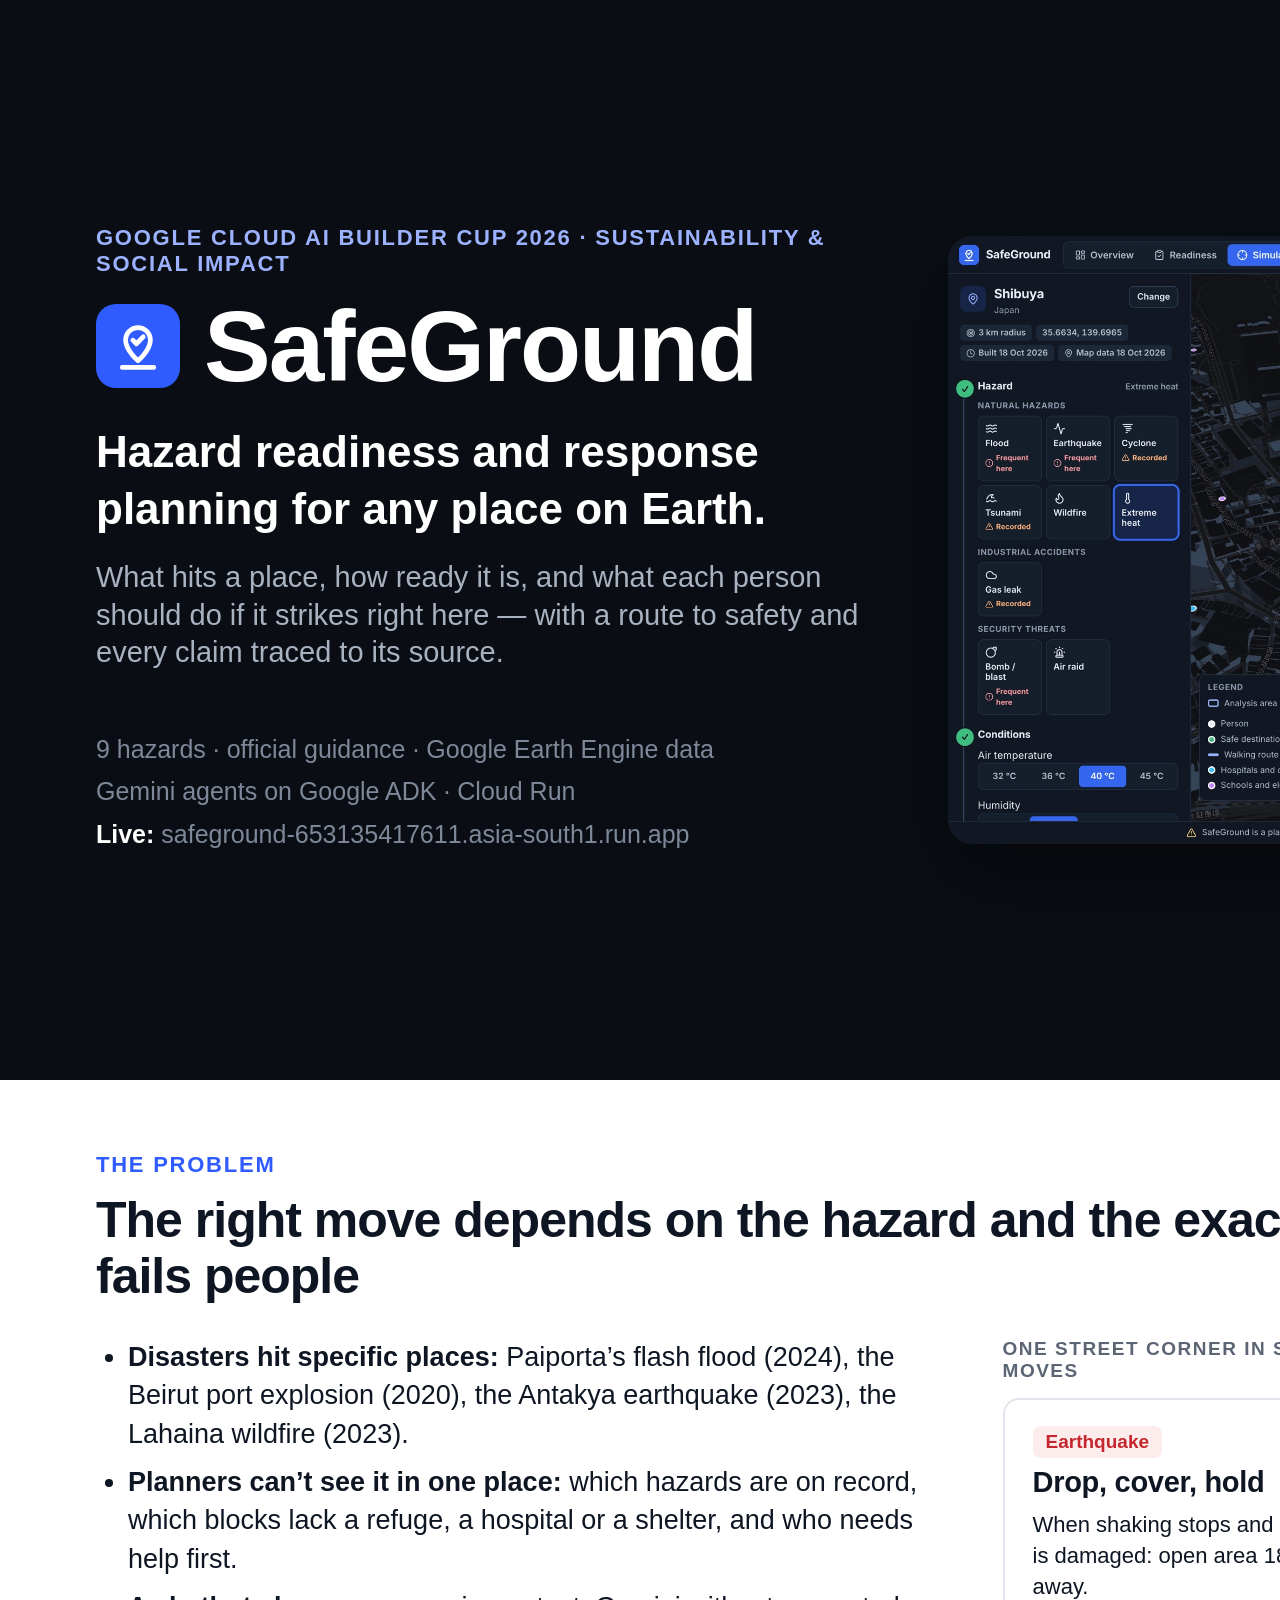
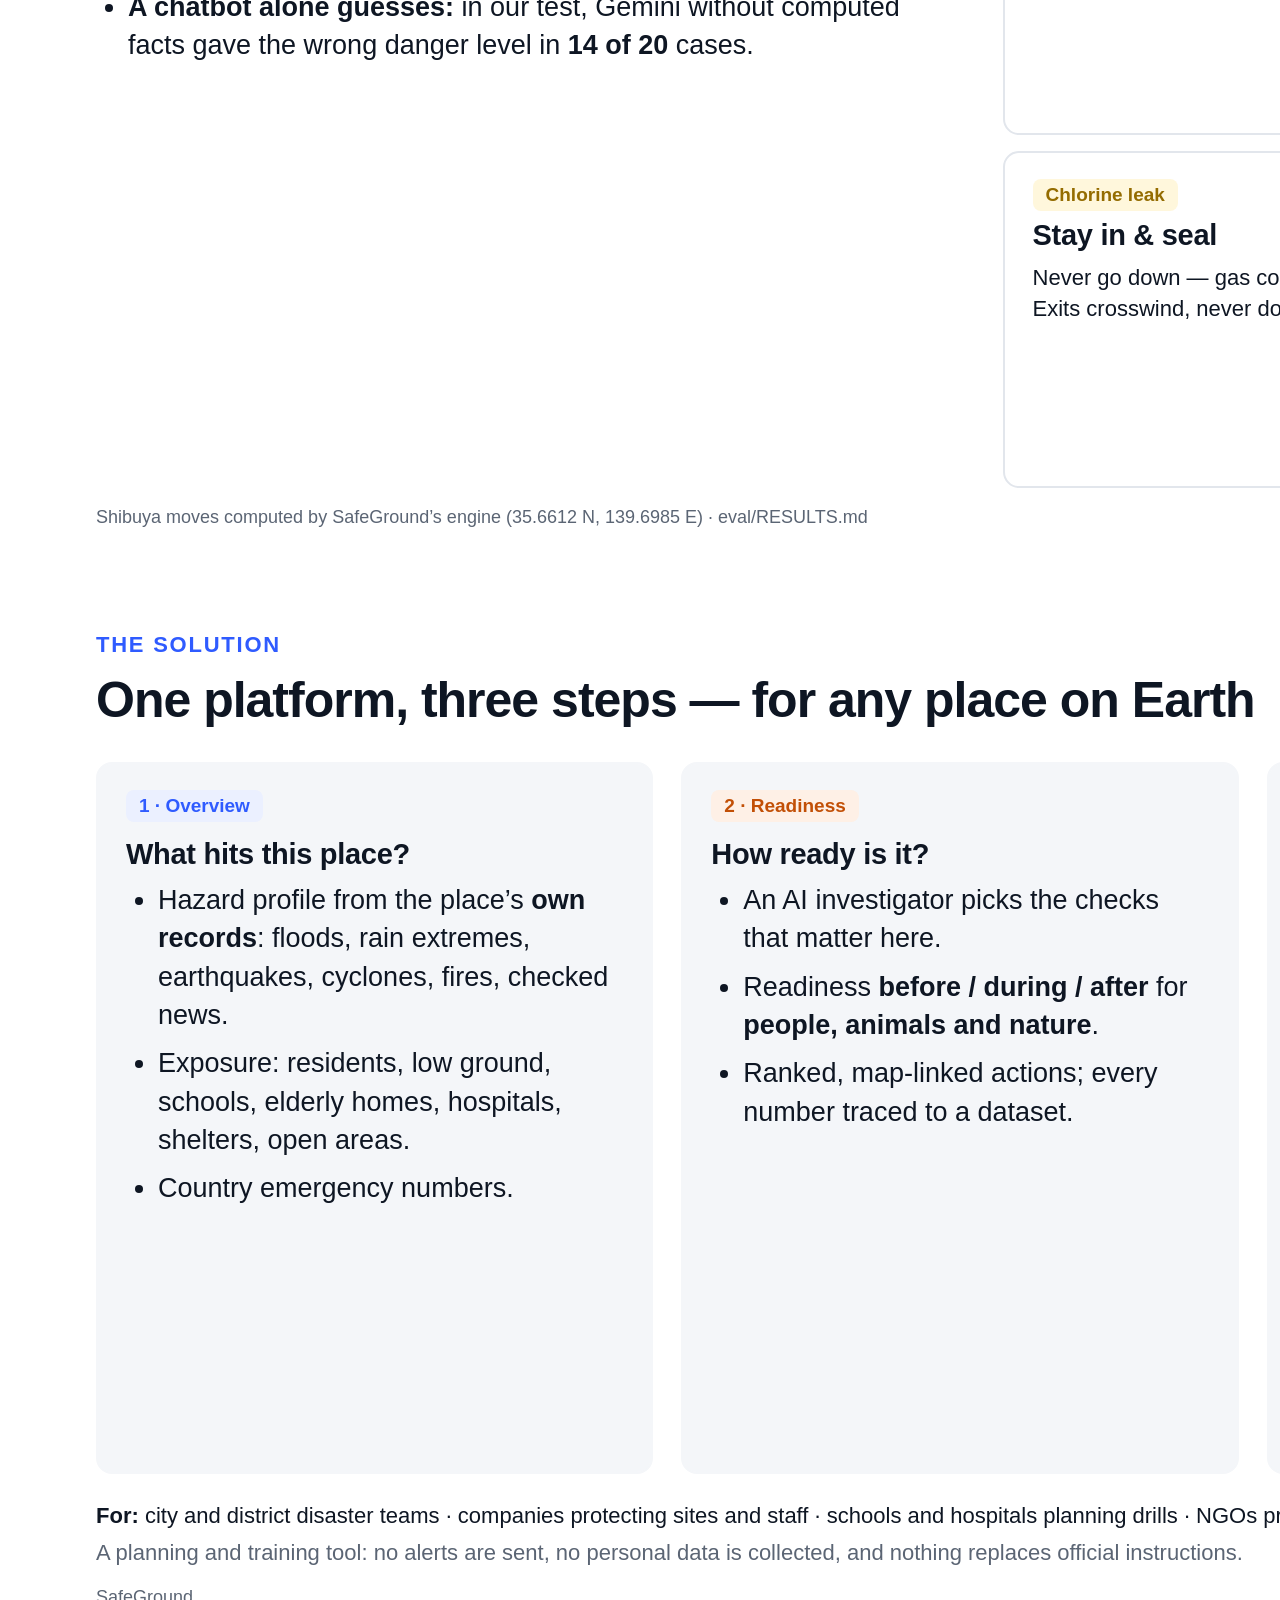
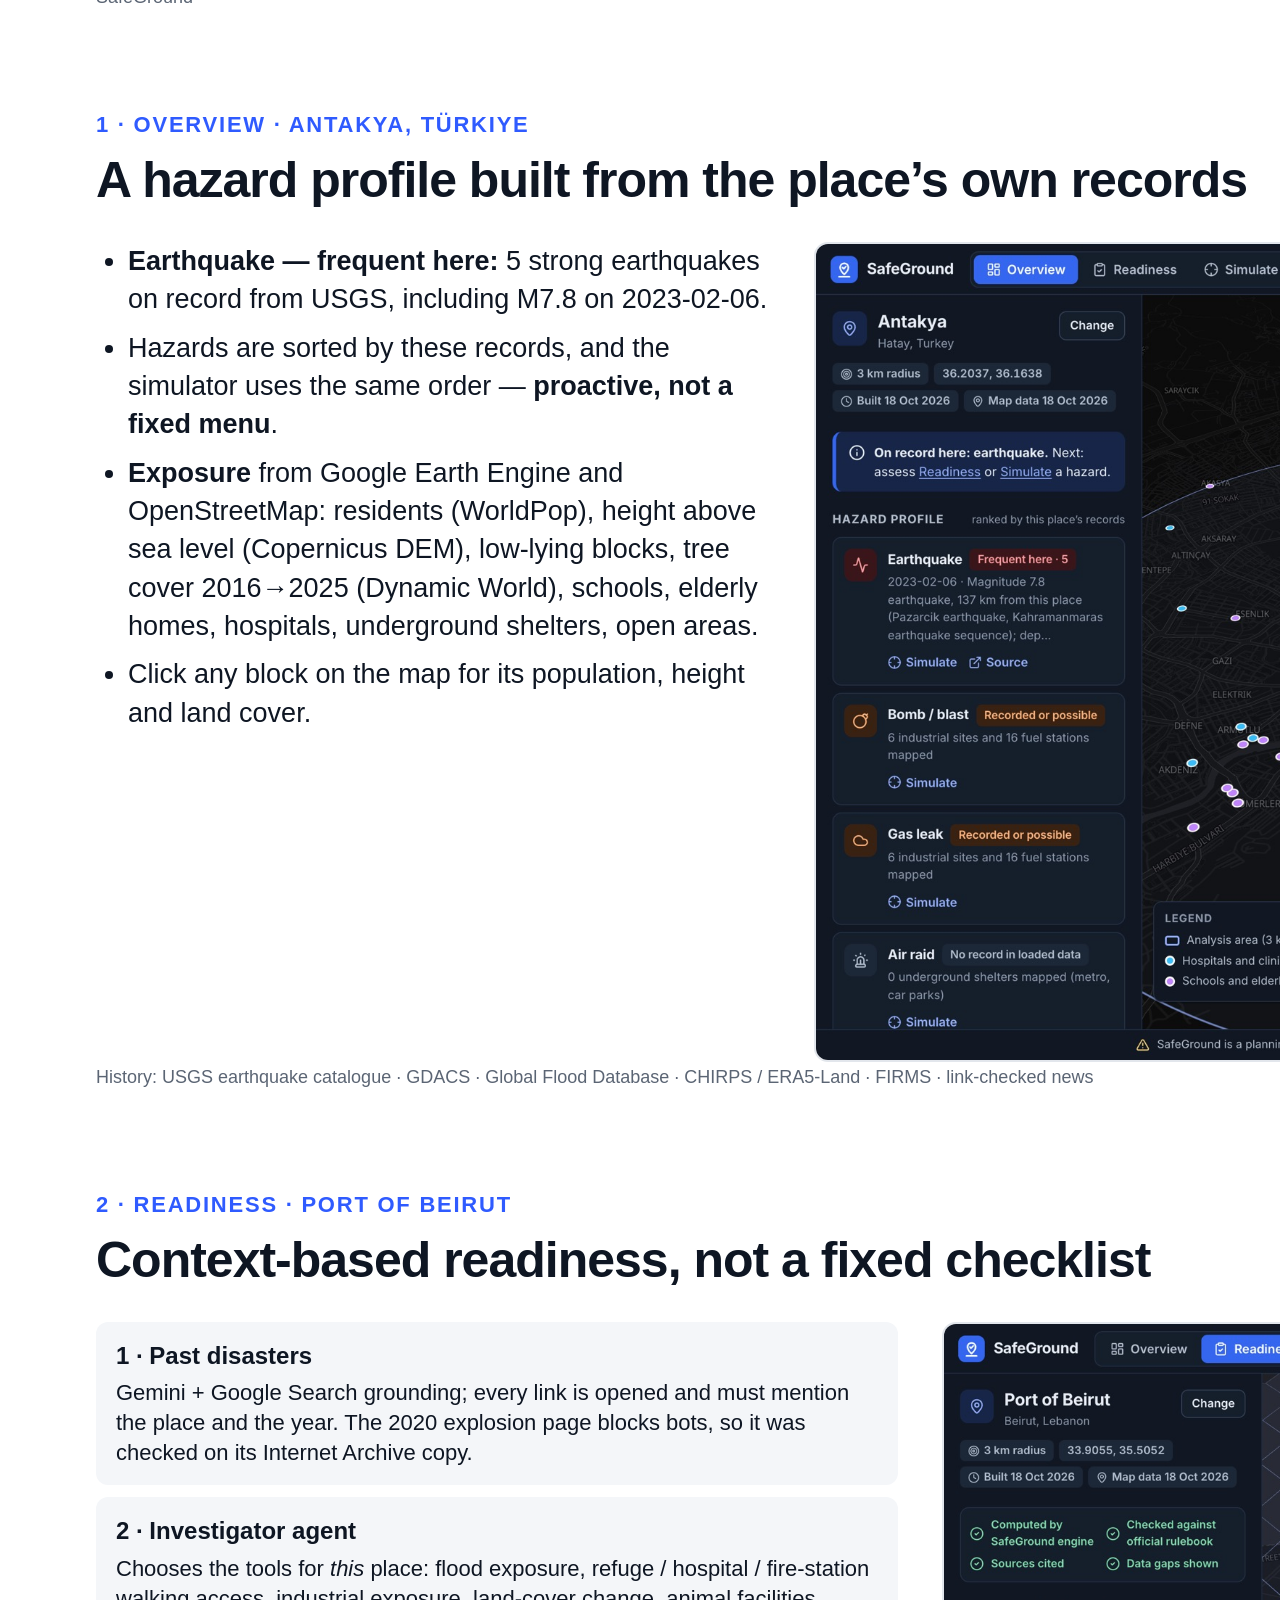
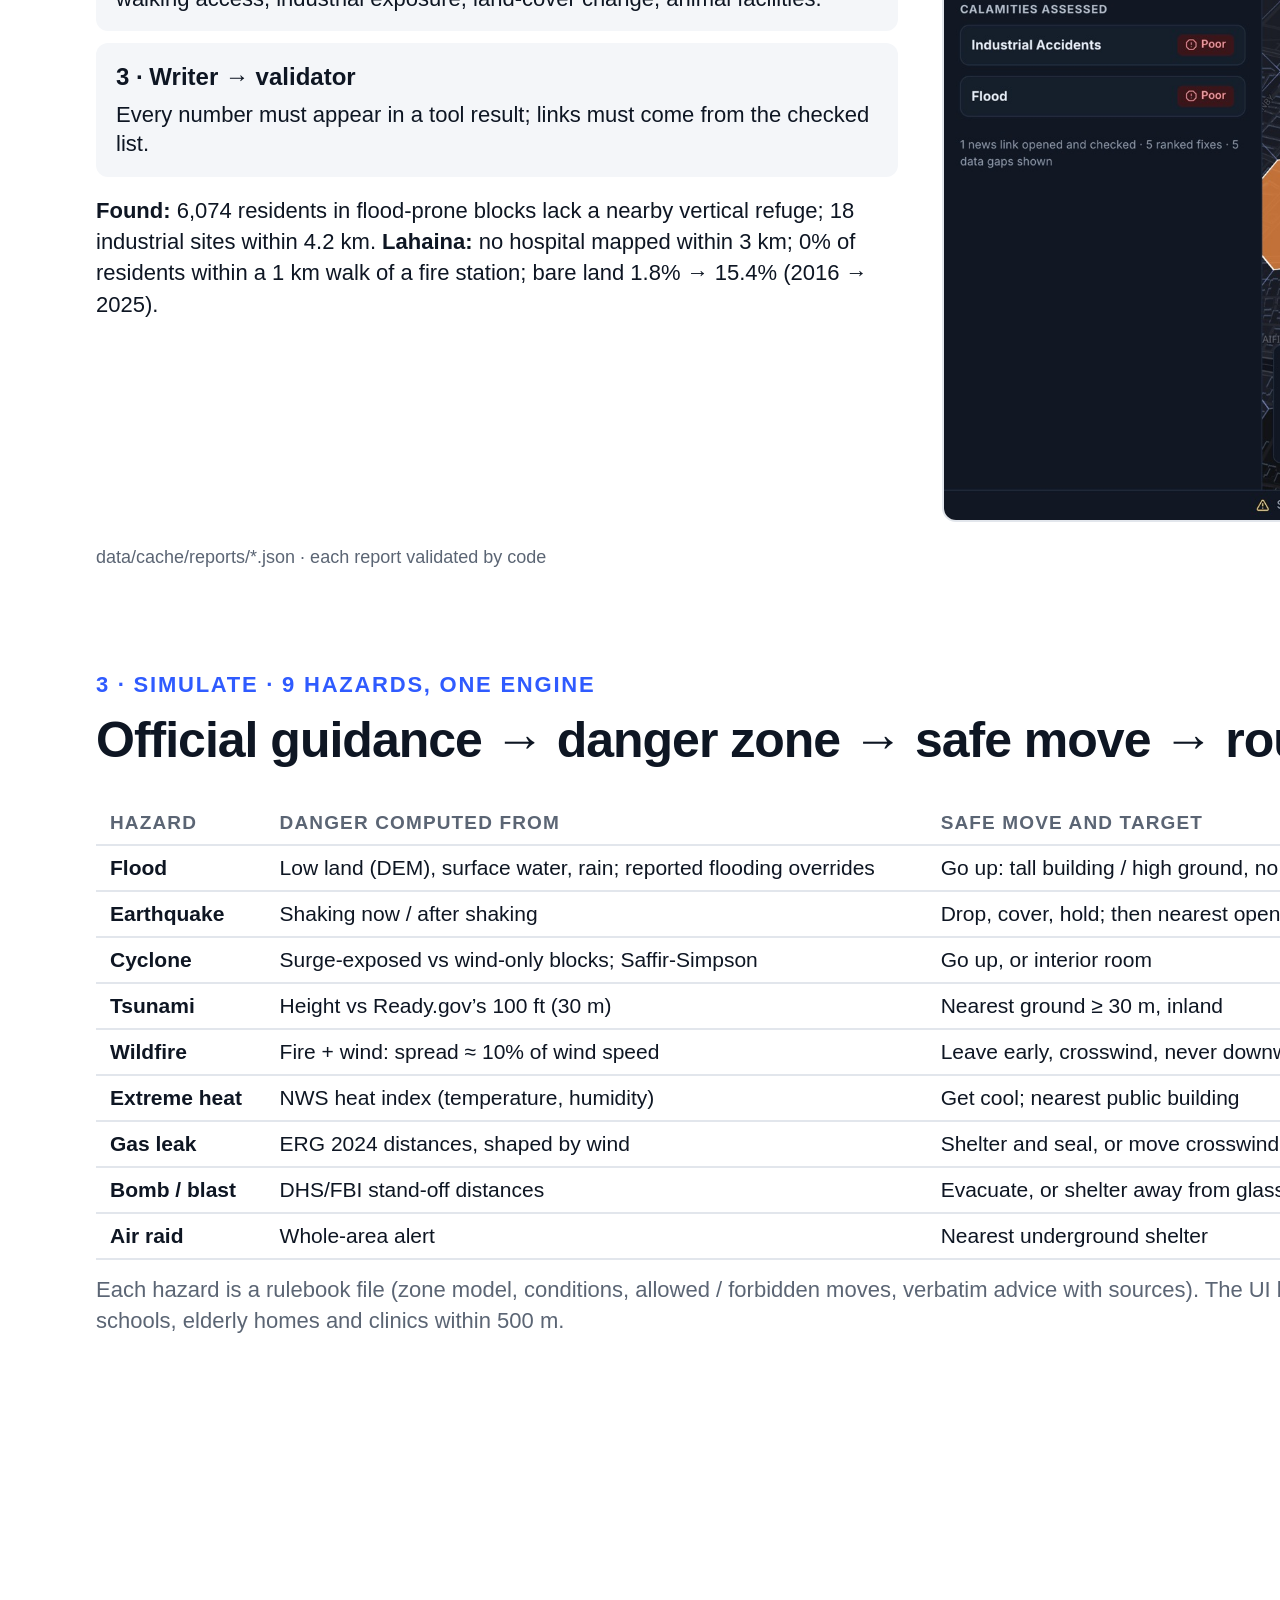
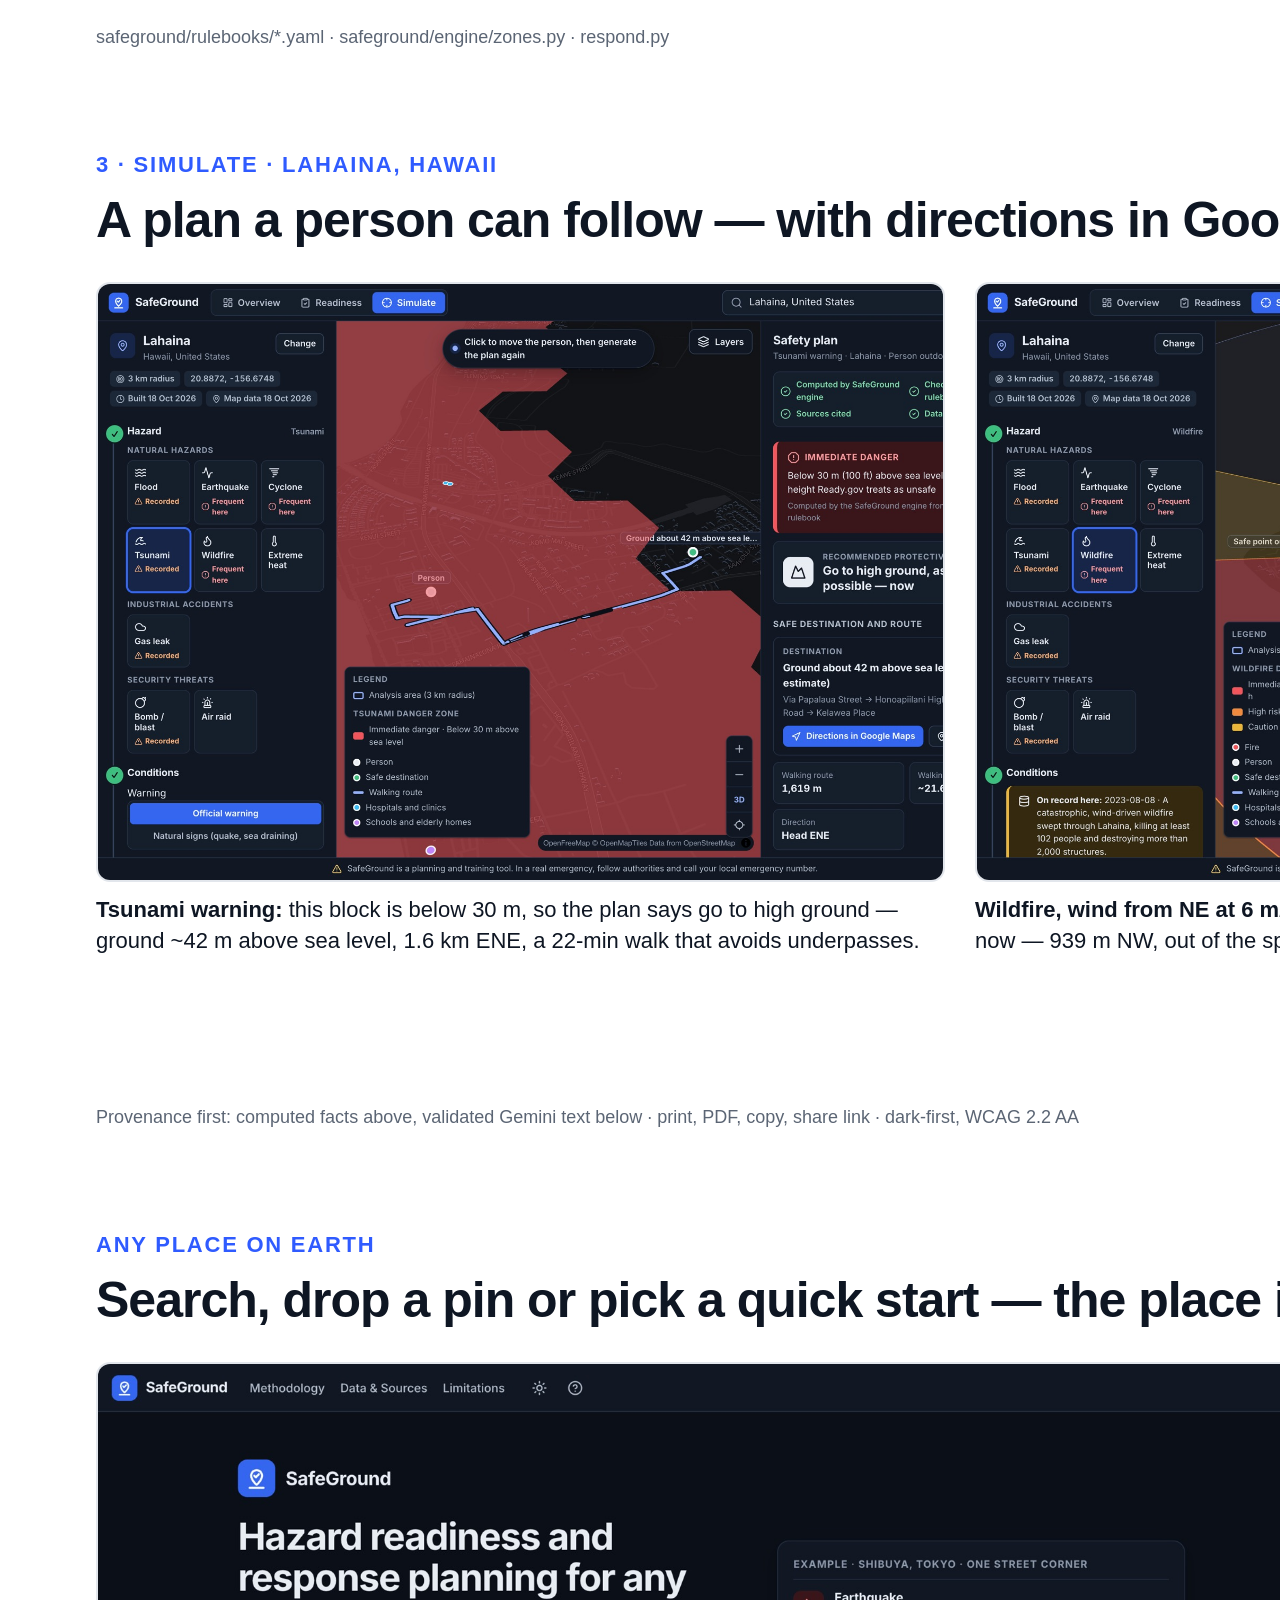
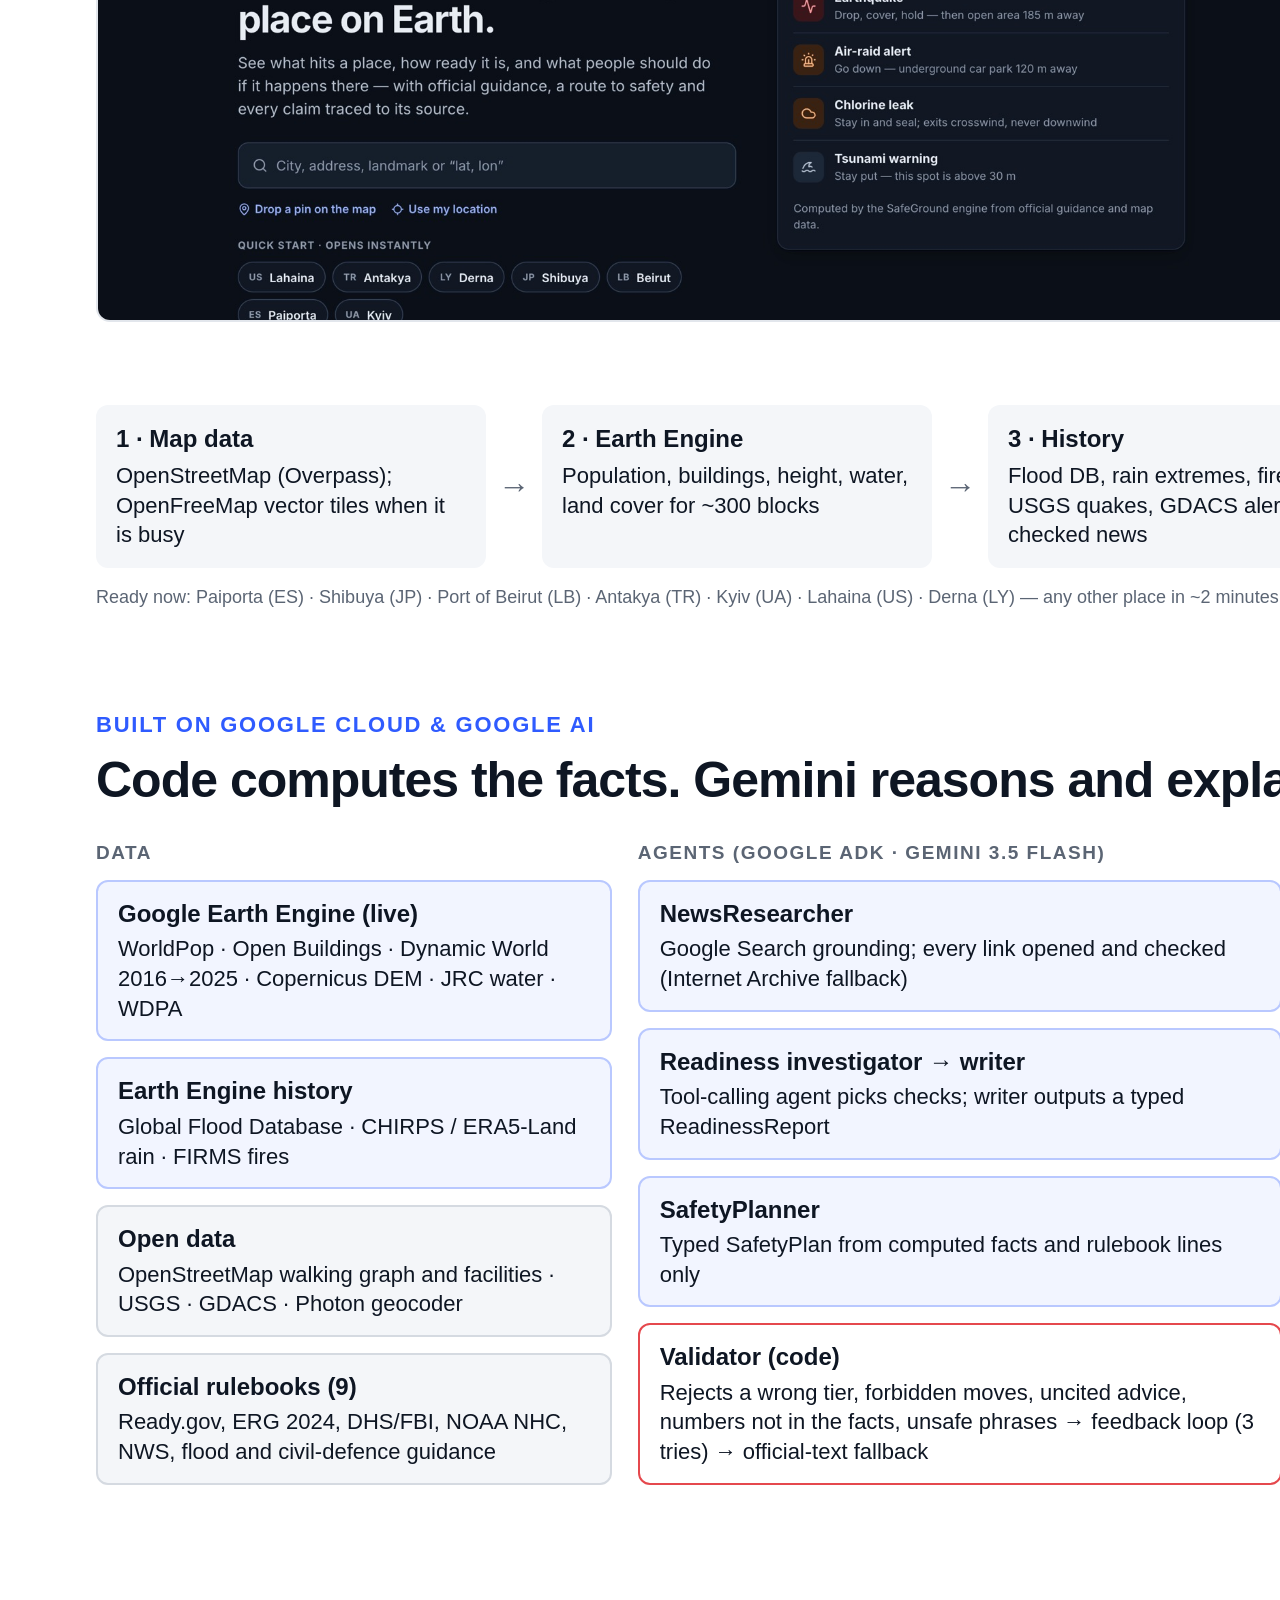
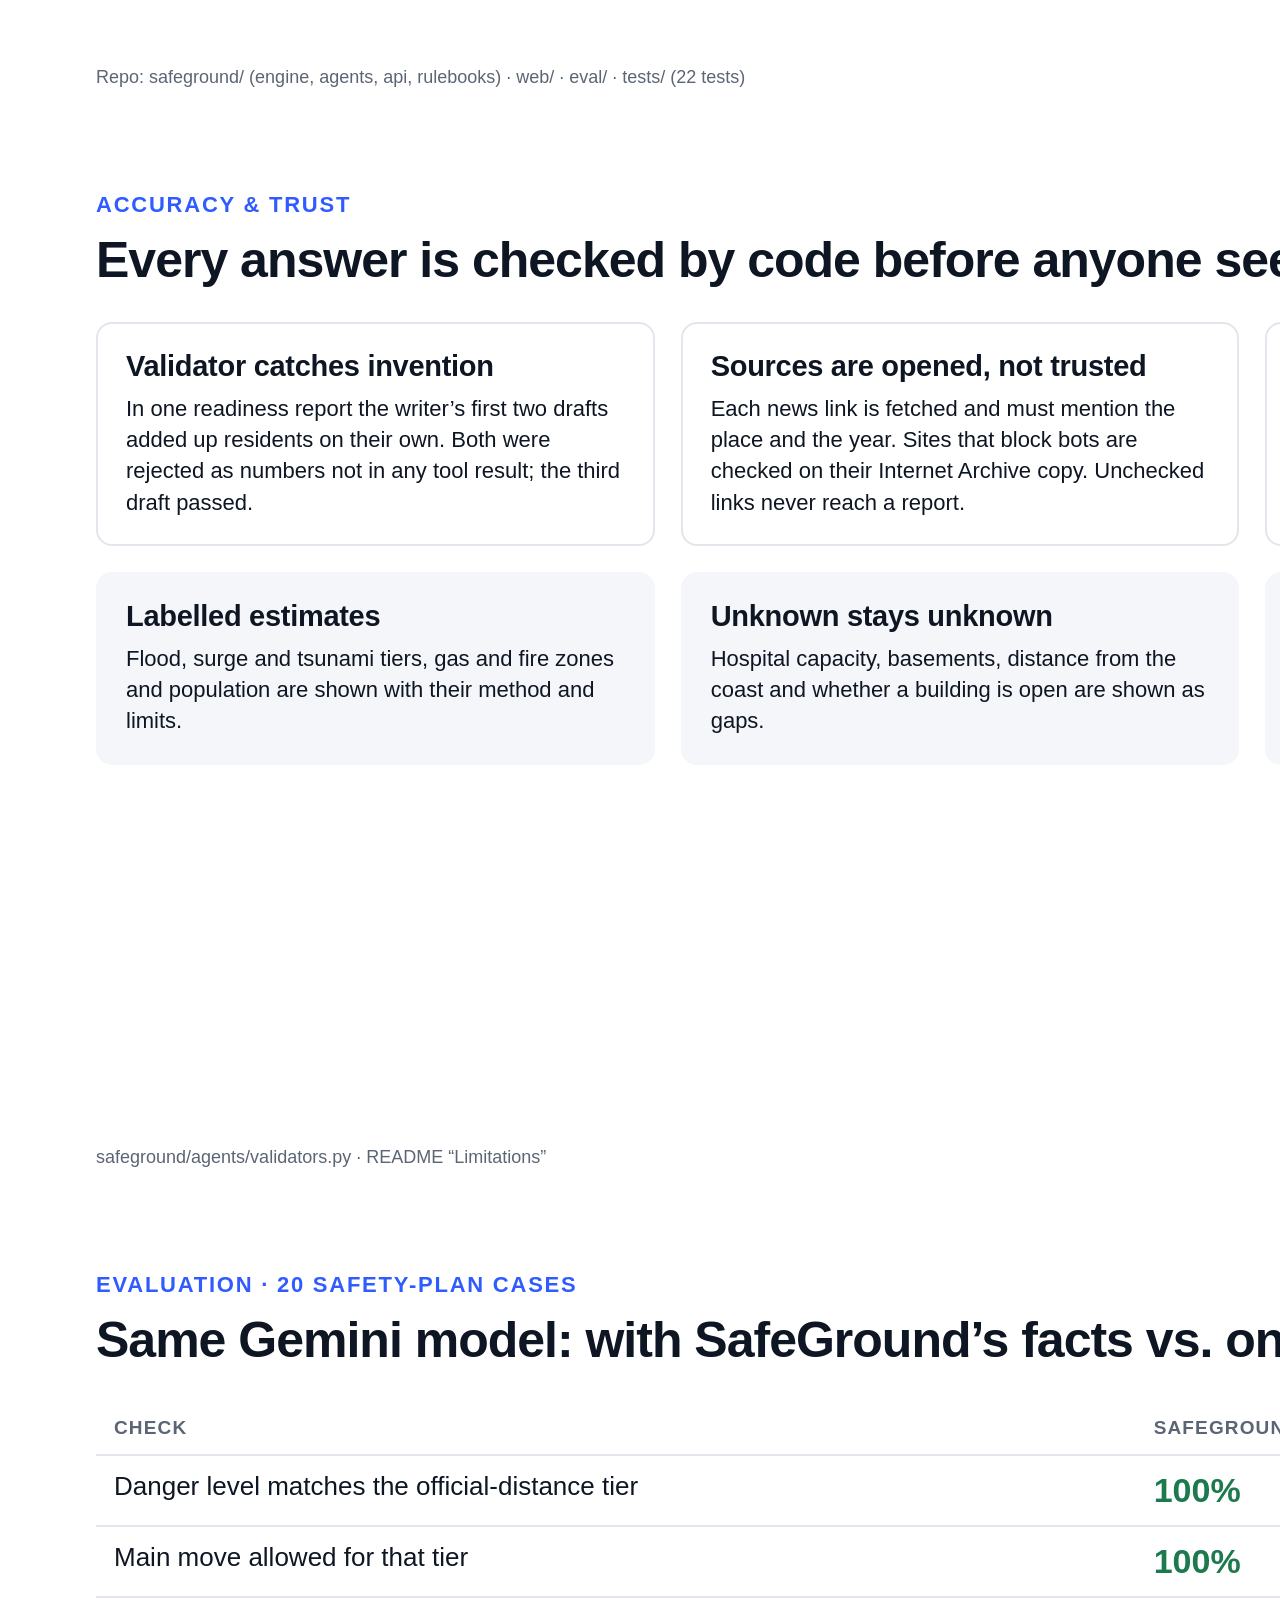
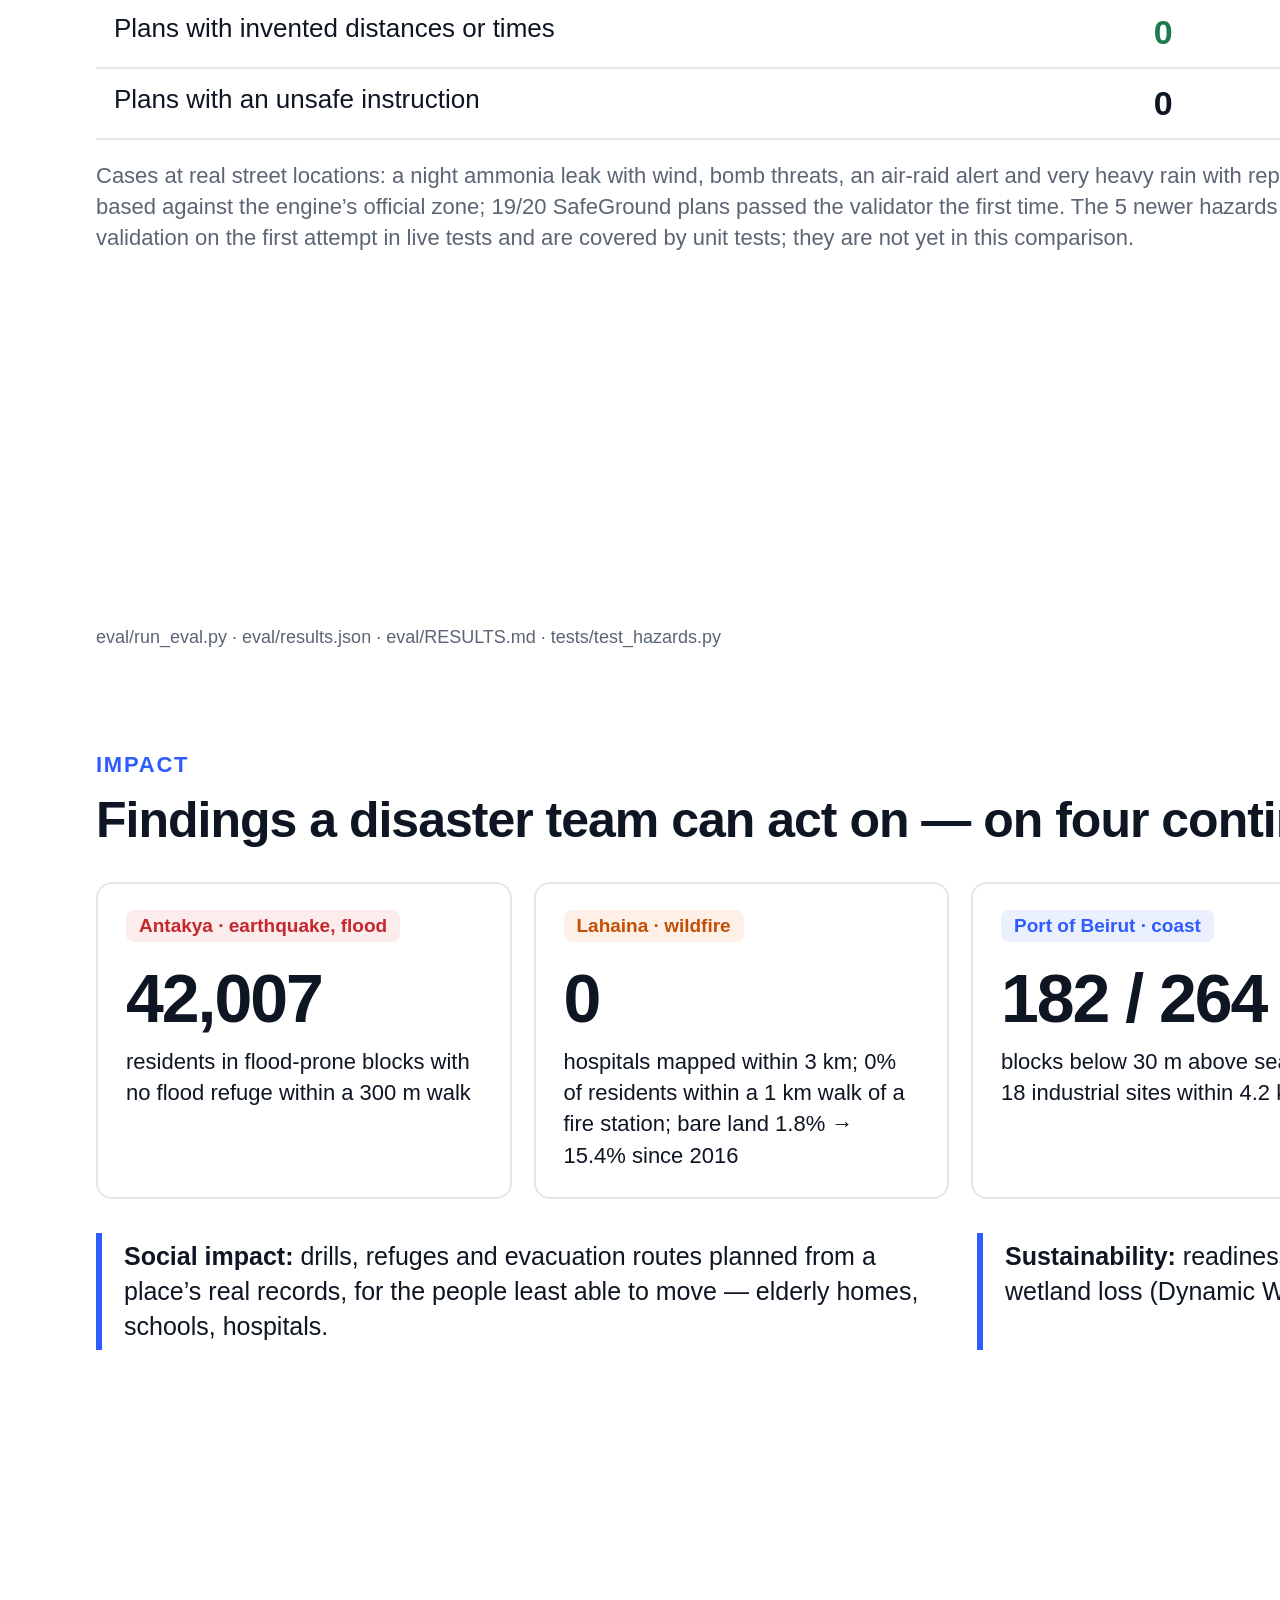
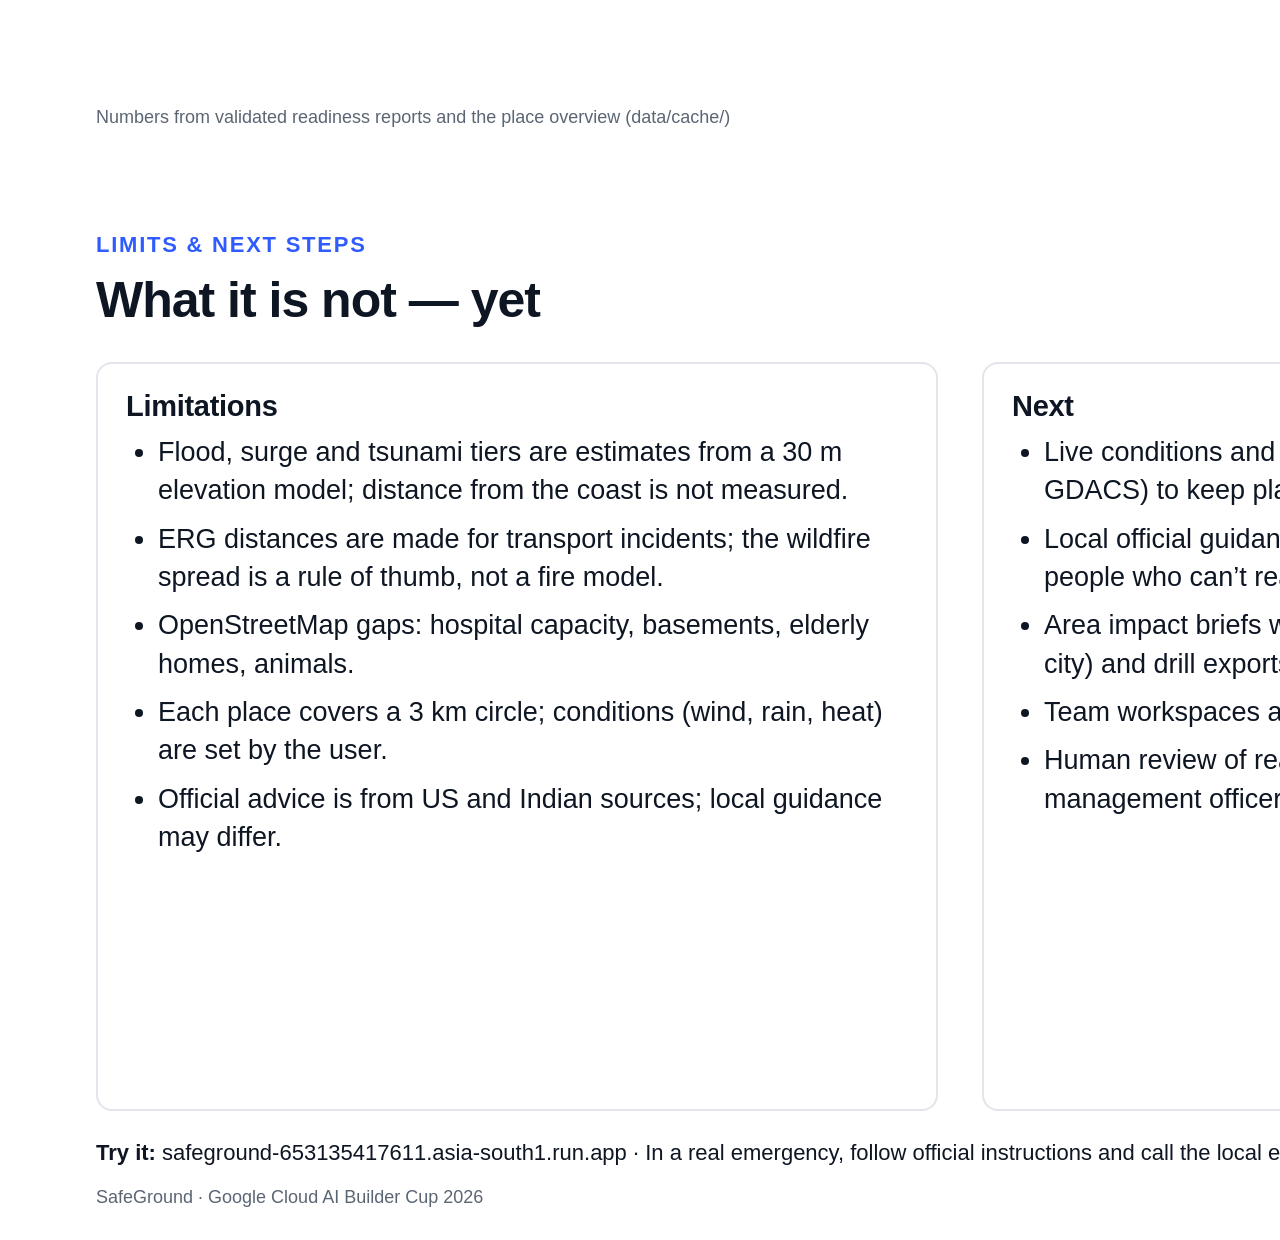
<file: docs/deck/deck.html>
<!doctype html>
<html lang="en">
<head>
<meta charset="utf-8">
<title>SafeGround deck</title>
<style>
  @page { size: 1920px 1080px; margin: 0; }
  :root { --navy: #0A0E14; --ink: #0E1623; --muted: #5B6574; --blue: #2F5BFF; --line: #E2E6EC;
          --red: #C4272D; --orange: #C24F06; --yellow: #946C00; --green: #1C7A4D; --bg: #F4F6F9; }
  * { box-sizing: border-box; margin: 0; padding: 0; }
  body { font-family: Inter, -apple-system, "Helvetica Neue", Helvetica, Arial, sans-serif; color: var(--ink); background: #fff; }
  .slide { width: 1920px; height: 1080px; padding: 72px 96px; position: relative; overflow: hidden;
           page-break-after: always; break-after: page; display: flex; flex-direction: column; }
  .slide:last-child { page-break-after: auto; break-after: auto; }
  .kicker { font-size: 22px; font-weight: 700; letter-spacing: .08em; text-transform: uppercase; color: var(--blue); margin-bottom: 14px; }
  h1 { font-size: 64px; line-height: 1.1; letter-spacing: -.02em; }
  h2 { font-size: 50px; line-height: 1.12; letter-spacing: -.02em; margin-bottom: 34px; }
  h3 { font-size: 29px; margin-bottom: 10px; letter-spacing: -.01em; }
  p, li { font-size: 27px; line-height: 1.42; }
  ul { padding-left: 32px; } li { margin-bottom: 10px; }
  .muted { color: var(--muted); }
  .small { font-size: 22px; line-height: 1.42; }
  .foot { position: absolute; left: 96px; right: 96px; bottom: 32px; font-size: 18px; color: var(--muted); display: flex; justify-content: space-between; }
  .grid2 { display: grid; grid-template-columns: 1fr 1fr; gap: 44px; flex: 1; min-height: 0; }
  .grid3 { display: grid; grid-template-columns: 1fr 1fr 1fr; gap: 28px; }
  .grid4 { display: grid; grid-template-columns: repeat(4, 1fr); gap: 22px; }
  .card { border: 2px solid var(--line); border-radius: 16px; padding: 26px 28px; background: #fff; }
  .card.tint { background: var(--bg); border-color: var(--bg); }
  .shot { width: 100%; border-radius: 14px; border: 2px solid var(--line); display: block; object-fit: cover; object-position: left top; }
  .big { font-size: 68px; font-weight: 800; letter-spacing: -.03em; line-height: 1; }
  .tag { display: inline-block; font-size: 19px; font-weight: 700; padding: 5px 13px; border-radius: 8px; margin: 0 8px 8px 0; }
  .t-red { background: #FDECEC; color: var(--red); } .t-orange { background: #FEF0E6; color: var(--orange); }
  .t-yellow { background: #FFF7DC; color: var(--yellow); } .t-green { background: #E7F6EE; color: var(--green); }
  .t-blue { background: #EBF0FF; color: var(--blue); } .t-grey { background: #EEF1F5; color: #475467; }
  table { border-collapse: collapse; width: 100%; font-size: 26px; }
  th, td { text-align: left; padding: 15px 18px; border-bottom: 2px solid var(--line); vertical-align: top; }
  th { font-size: 19px; text-transform: uppercase; letter-spacing: .06em; color: var(--muted); }
  td.num { font-weight: 800; font-size: 34px; }
  .good { color: var(--green); } .bad { color: var(--red); }
  .title { background: var(--navy); color: #fff; justify-content: center; }
  .title .sub { font-size: 38px; color: #A9B2C0; margin-top: 22px; max-width: 1400px; line-height: 1.3; }
  .title .meta { margin-top: 56px; font-size: 25px; color: #7E8899; line-height: 1.7; }
  .title .meta b { color: #fff; font-weight: 600; }
  .arch { display: grid; grid-template-columns: 1fr 1.25fr 1fr; gap: 26px; align-items: stretch; flex: 1; }
  .col { display: flex; flex-direction: column; gap: 16px; }
  .box { border-radius: 12px; padding: 16px 20px; font-size: 22px; line-height: 1.35; border: 2px solid var(--line); background: #fff; }
  .box b { display: block; font-size: 24px; margin-bottom: 4px; }
  .box.g { border-color: #B9C8FF; background: #F2F5FF; }
  .box.c { border-color: #D5DAE1; background: var(--bg); }
  .colhead { font-size: 19px; font-weight: 700; letter-spacing: .08em; text-transform: uppercase; color: var(--muted); }
  .flow { display: flex; gap: 12px; align-items: stretch; }
  .flow .step { flex: 1; border-radius: 12px; padding: 18px 20px; background: var(--bg); font-size: 22px; line-height: 1.35; }
  .flow .step b { display: block; font-size: 24px; margin-bottom: 6px; }
  .flow .arrow { align-self: center; font-size: 32px; color: var(--muted); }
  .quote { border-left: 6px solid var(--blue); padding: 6px 0 6px 22px; font-size: 25px; line-height: 1.4; }
  .mark { width: 84px; height: 84px; border-radius: 20px; background: var(--blue); display: grid; place-items: center; }
  .mark svg { width: 54px; height: 54px; fill: none; stroke: #fff; stroke-width: 2.1; stroke-linecap: round; stroke-linejoin: round; }
  .hz-t td { font-size: 21px; padding: 10px 14px; } .hz-t th { padding: 10px 14px; }
</style>
</head>
<body>

<!-- 1 -->
<section class="slide title" style="padding-right:0">
  <div style="display:grid; grid-template-columns: 0.9fr 1.1fr; gap:56px; align-items:center; height:100%">
    <div>
      <div class="kicker" style="color:#9DB2FF">Google Cloud AI Builder Cup 2026 · Sustainability &amp; Social Impact</div>
      <div style="display:flex; align-items:center; gap:24px; margin-top:8px">
        <span class="mark"><svg viewBox="0 0 24 24"><path d="M12 18.5s-5.5-4.6-5.5-9.2a5.5 5.5 0 0 1 11 0c0 4.6-5.5 9.2-5.5 9.2z"/><path d="m9.7 9.4 1.6 1.6 3-3.1"/><path d="M5 21.5h14"/></svg></span>
        <h1 style="font-size:100px">SafeGround</h1>
      </div>
      <div class="sub" style="font-size:44px; color:#fff; font-weight:700; margin-top:22px">Hazard readiness and response planning for any place on Earth.</div>
      <div class="sub" style="font-size:29px">What hits a place, how ready it is, and what each person should do if it strikes right here — with a route to safety and every claim traced to its source.</div>
      <div class="meta">
        9 hazards · official guidance · Google Earth Engine data<br>
        Gemini agents on Google ADK · Cloud Run<br>
        <b>Live:</b> safeground-653135417611.asia-south1.run.app
      </div>
    </div>
    <img src="img/n8_heat.jpg" style="width:100%; border-radius:24px 0 0 24px; box-shadow:0 30px 80px rgba(0,0,0,.5)">
  </div>
</section>

<!-- 2 -->
<section class="slide">
  <div class="kicker">The problem</div>
  <h2>The right move depends on the hazard and the exact spot — generic advice fails people</h2>
  <div class="grid2" style="grid-template-columns: 1.05fr 1fr">
    <div>
      <ul>
        <li><b>Disasters hit specific places:</b> Paiporta’s flash flood (2024), the Beirut port explosion (2020), the Antakya earthquake (2023), the Lahaina wildfire (2023).</li>
        <li><b>Planners can’t see it in one place:</b> which hazards are on record, which blocks lack a refuge, a hospital or a shelter, and who needs help first.</li>
        <li><b>A chatbot alone guesses:</b> in our test, Gemini without computed facts gave the wrong danger level in <b>14 of 20</b> cases.</li>
      </ul>
    </div>
    <div class="col">
      <div class="colhead">One street corner in Shibuya, Tokyo · four hazards · four right moves</div>
      <div class="grid2" style="gap:16px; grid-template-columns:1fr 1fr">
        <div class="card"><span class="tag t-red">Earthquake</span><h3>Drop, cover, hold</h3><p class="small">When shaking stops and a building is damaged: open area 185 m away.</p></div>
        <div class="card"><span class="tag t-orange">Air-raid alert</span><h3>Go down</h3><p class="small">Underground car park 120 m away (1.6 min walk).</p></div>
        <div class="card"><span class="tag t-yellow">Chlorine leak</span><h3>Stay in &amp; seal</h3><p class="small">Never go down — gas collects low. Exits crosswind, never downwind.</p></div>
        <div class="card"><span class="tag t-green">Tsunami warning</span><h3>Stay put</h3><p class="small">This spot is above 30 m (Ready.gov’s 100 ft) — follow officials.</p></div>
      </div>
    </div>
  </div>
  <div class="foot"><span>Shibuya moves computed by SafeGround’s engine (35.6612 N, 139.6985 E) · eval/RESULTS.md</span><span>2</span></div>
</section>

<!-- 3 -->
<section class="slide">
  <div class="kicker">The solution</div>
  <h2>One platform, three steps — for any place on Earth</h2>
  <div class="grid3" style="flex:1">
    <div class="card tint"><span class="tag t-blue">1 · Overview</span><h3 style="margin-top:8px">What hits this place?</h3>
      <ul class="small" style="margin-top:10px"><li>Hazard profile from the place’s <b>own records</b>: floods, rain extremes, earthquakes, cyclones, fires, checked news.</li>
      <li>Exposure: residents, low ground, schools, elderly homes, hospitals, shelters, open areas.</li><li>Country emergency numbers.</li></ul></div>
    <div class="card tint"><span class="tag t-orange">2 · Readiness</span><h3 style="margin-top:8px">How ready is it?</h3>
      <ul class="small" style="margin-top:10px"><li>An AI investigator picks the checks that matter here.</li>
      <li>Readiness <b>before / during / after</b> for <b>people, animals and nature</b>.</li><li>Ranked, map-linked actions; every number traced to a dataset.</li></ul></div>
    <div class="card tint"><span class="tag t-red">3 · Simulate</span><h3 style="margin-top:8px">If it happens here, what now?</h3>
      <ul class="small" style="margin-top:10px"><li><b>9 hazards</b>, conditions you set, a spot and a person’s situation.</li>
      <li>Danger zone from official guidance → safe move → nearest safe place → route + <b>Google Maps directions</b>.</li><li>Plain-English plan; every step cites official advice.</li></ul></div>
  </div>
  <p class="small" style="margin-top:26px"><b>For:</b> city and district disaster teams · companies protecting sites and staff · schools and hospitals planning drills · NGOs pre-positioning relief · residents.</p>
  <p class="small muted" style="margin-top:6px">A planning and training tool: no alerts are sent, no personal data is collected, and nothing replaces official instructions.</p>
  <div class="foot"><span>SafeGround</span><span>3</span></div>
</section>

<!-- 4 -->
<section class="slide">
  <div class="kicker">1 · Overview · Antakya, Türkiye</div>
  <h2>A hazard profile built from the place’s own records</h2>
  <div class="grid2" style="grid-template-columns: 0.8fr 1.2fr">
    <div>
      <ul class="small">
        <li><b>Earthquake — frequent here:</b> 5 strong earthquakes on record from USGS, including M7.8 on 2023-02-06.</li>
        <li>Hazards are sorted by these records, and the simulator uses the same order — <b>proactive, not a fixed menu</b>.</li>
        <li><b>Exposure</b> from Google Earth Engine and OpenStreetMap: residents (WorldPop), height above sea level (Copernicus DEM), low-lying blocks, tree cover 2016→2025 (Dynamic World), schools, elderly homes, hospitals, underground shelters, open areas.</li>
        <li>Click any block on the map for its population, height and land cover.</li>
      </ul>
    </div>
    <img class="shot" src="img/n2_overview.jpg" style="height:820px; object-position:left top">
  </div>
  <div class="foot"><span>History: USGS earthquake catalogue · GDACS · Global Flood Database · CHIRPS / ERA5-Land · FIRMS · link-checked news</span><span>4</span></div>
</section>

<!-- 5 -->
<section class="slide">
  <div class="kicker">2 · Readiness · Port of Beirut</div>
  <h2>Context-based readiness, not a fixed checklist</h2>
  <div class="grid2" style="grid-template-columns: 1fr 1.1fr">
    <div>
      <div class="flow" style="flex-direction:column; gap:12px">
        <div class="step"><b>1 · Past disasters</b>Gemini + Google Search grounding; every link is opened and must mention the place and the year. The 2020 explosion page blocks bots, so it was checked on its Internet Archive copy.</div>
        <div class="step"><b>2 · Investigator agent</b>Chooses the tools for <i>this</i> place: flood exposure, refuge / hospital / fire-station walking access, industrial exposure, land-cover change, animal facilities.</div>
        <div class="step"><b>3 · Writer → validator</b>Every number must appear in a tool result; links must come from the checked list.</div>
      </div>
      <p class="small" style="margin-top:18px"><b>Found:</b> 6,074 residents in flood-prone blocks lack a nearby vertical refuge; 18 industrial sites within 4.2 km. <b>Lahaina:</b> no hospital mapped within 3 km; 0% of residents within a 1 km walk of a fire station; bare land 1.8% → 15.4% (2016 → 2025).</p>
    </div>
    <img class="shot" src="img/n5_readiness.jpg" style="height:800px; object-position:left top">
  </div>
  <div class="foot"><span>data/cache/reports/*.json · each report validated by code</span><span>5</span></div>
</section>

<!-- 6 -->
<section class="slide">
  <div class="kicker">3 · Simulate · 9 hazards, one engine</div>
  <h2>Official guidance → danger zone → safe move → route</h2>
  <table class="hz-t">
    <tr><th>Hazard</th><th>Danger computed from</th><th>Safe move and target</th><th>Guidance</th></tr>
    <tr><td><b>Flood</b></td><td>Low land (DEM), surface water, rain; reported flooding overrides</td><td>Go up: tall building / high ground, no underpasses</td><td>State flood do’s and don’ts</td></tr>
    <tr><td><b>Earthquake</b></td><td>Shaking now / after shaking</td><td>Drop, cover, hold; then nearest open area</td><td>Ready.gov (FEMA)</td></tr>
    <tr><td><b>Cyclone</b></td><td>Surge-exposed vs wind-only blocks; Saffir-Simpson</td><td>Go up, or interior room</td><td>Ready.gov, NOAA NHC</td></tr>
    <tr><td><b>Tsunami</b></td><td>Height vs Ready.gov’s 100 ft (30 m)</td><td>Nearest ground ≥ 30 m, inland</td><td>Ready.gov</td></tr>
    <tr><td><b>Wildfire</b></td><td>Fire + wind: spread ≈ 10% of wind speed</td><td>Leave early, crosswind, never downwind</td><td>Ready.gov; Cruz &amp; Alexander 2019</td></tr>
    <tr><td><b>Extreme heat</b></td><td>NWS heat index (temperature, humidity)</td><td>Get cool; nearest public building</td><td>Ready.gov, US NWS</td></tr>
    <tr><td><b>Gas leak</b></td><td>ERG 2024 distances, shaped by wind</td><td>Shelter and seal, or move crosswind</td><td>ERG 2024, Ready.gov</td></tr>
    <tr><td><b>Bomb / blast</b></td><td>DHS/FBI stand-off distances</td><td>Evacuate, or shelter away from glass</td><td>DHS/FBI, ERG 2024</td></tr>
    <tr><td><b>Air raid</b></td><td>Whole-area alert</td><td>Nearest underground shelter</td><td>Civil-defence drill guidance</td></tr>
  </table>
  <p class="small muted" style="margin-top:14px">Each hazard is a rulebook file (zone model, conditions, allowed / forbidden moves, verbatim advice with sources). The UI builds its controls from these files. Every plan also lists schools, elderly homes and clinics within 500 m.</p>
  <div class="foot"><span>safeground/rulebooks/*.yaml · safeground/engine/zones.py · respond.py</span><span>6</span></div>
</section>

<!-- 7 -->
<section class="slide">
  <div class="kicker">3 · Simulate · Lahaina, Hawaii</div>
  <h2>A plan a person can follow — with directions in Google Maps</h2>
  <div class="grid2" style="gap:30px">
    <div><img class="shot" src="img/n3_tsunami.jpg" style="height:600px">
      <p class="small" style="margin-top:12px"><b>Tsunami warning:</b> this block is below 30 m, so the plan says go to high ground — ground ~42 m above sea level, 1.6 km ENE, a 22-min walk that avoids underpasses.</p></div>
    <div><img class="shot" src="img/n4_wildfire.jpg" style="height:600px">
      <p class="small" style="margin-top:12px"><b>Wildfire, wind from NE at 6 m/s:</b> the fire could reach this spot within an hour. Leave now — 939 m NW, out of the spread zone, never downwind.</p></div>
  </div>
  <div class="foot"><span>Provenance first: computed facts above, validated Gemini text below · print, PDF, copy, share link · dark-first, WCAG 2.2 AA</span><span>7</span></div>
</section>

<!-- 8 -->
<section class="slide">
  <div class="kicker">Any place on Earth</div>
  <h2>Search, drop a pin or pick a quick start — the place is built live</h2>
  <div class="grid2" style="grid-template-columns: 1.45fr 0.55fr; gap:30px">
    <img class="shot" src="img/n1_landing.jpg" style="height:560px">
    <img class="shot" src="img/n7_mobile.jpg" style="height:560px; object-position:center top">
  </div>
  <div class="flow" style="margin-top:22px">
    <div class="step"><b>1 · Map data</b>OpenStreetMap (Overpass); OpenFreeMap vector tiles when it is busy</div><div class="arrow">→</div>
    <div class="step"><b>2 · Earth Engine</b>Population, buildings, height, water, land cover for ~300 blocks</div><div class="arrow">→</div>
    <div class="step"><b>3 · History</b>Flood DB, rain extremes, fires, USGS quakes, GDACS alerts, checked news</div><div class="arrow">→</div>
    <div class="step"><b>4 · Same agents</b>Readiness report and safety plans, validated by code</div>
  </div>
  <div class="foot"><span>Ready now: Paiporta (ES) · Shibuya (JP) · Port of Beirut (LB) · Antakya (TR) · Kyiv (UA) · Lahaina (US) · Derna (LY) — any other place in ~2 minutes</span><span>8</span></div>
</section>

<!-- 9 -->
<section class="slide">
  <div class="kicker">Built on Google Cloud &amp; Google AI</div>
  <h2>Code computes the facts. Gemini reasons and explains.</h2>
  <div class="arch">
    <div class="col">
      <div class="colhead">Data</div>
      <div class="box g"><b>Google Earth Engine (live)</b>WorldPop · Open Buildings · Dynamic World 2016→2025 · Copernicus DEM · JRC water · WDPA</div>
      <div class="box g"><b>Earth Engine history</b>Global Flood Database · CHIRPS / ERA5-Land rain · FIRMS fires</div>
      <div class="box c"><b>Open data</b>OpenStreetMap walking graph and facilities · USGS · GDACS · Photon geocoder</div>
      <div class="box c"><b>Official rulebooks (9)</b>Ready.gov, ERG 2024, DHS/FBI, NOAA NHC, NWS, flood and civil-defence guidance</div>
    </div>
    <div class="col">
      <div class="colhead">Agents (Google ADK · Gemini 3.5 Flash)</div>
      <div class="box g"><b>NewsResearcher</b>Google Search grounding; every link opened and checked (Internet Archive fallback)</div>
      <div class="box g"><b>Readiness investigator → writer</b>Tool-calling agent picks checks; writer outputs a typed ReadinessReport</div>
      <div class="box g"><b>SafetyPlanner</b>Typed SafetyPlan from computed facts and rulebook lines only</div>
      <div class="box" style="border-color:#E5484D"><b>Validator (code)</b>Rejects a wrong tier, forbidden moves, uncited advice, numbers not in the facts, unsafe phrases → feedback loop (3 tries) → official-text fallback</div>
    </div>
    <div class="col">
      <div class="colhead">Serving</div>
      <div class="box g"><b>Cloud Run</b>FastAPI + engine, scales to zero, dedicated service account</div>
      <div class="box g"><b>Cloud Build · Secret Manager</b>Source deploy; Gemini key never in code</div>
      <div class="box c"><b>Engine (code)</b>9 hazard zones, Dijkstra routes that avoid danger and underpasses, access fields, overview</div>
      <div class="box c"><b>Web</b>Landing + map-first workspace; provenance badges; print / PDF / share; WCAG 2.2 AA; dark-first</div>
    </div>
  </div>
  <div class="foot"><span>Repo: safeground/ (engine, agents, api, rulebooks) · web/ · eval/ · tests/ (22 tests)</span><span>9</span></div>
</section>

<!-- 10 -->
<section class="slide">
  <div class="kicker">Accuracy &amp; trust</div>
  <h2>Every answer is checked by code before anyone sees it</h2>
  <div class="grid3" style="gap:26px">
    <div class="card"><h3>Validator catches invention</h3><p class="small">In one readiness report the writer’s first two drafts added up residents on their own. Both were rejected as numbers not in any tool result; the third draft passed.</p></div>
    <div class="card"><h3>Sources are opened, not trusted</h3><p class="small">Each news link is fetched and must mention the place and the year. Sites that block bots are checked on their Internet Archive copy. Unchecked links never reach a report.</p></div>
    <div class="card"><h3>Unsafe moves are blocked</h3><p class="small">Basement in a gas leak, downwind in a wildfire, the shore in a tsunami, a doorway in an earthquake, wading through flood water — rejected by rule.</p></div>
  </div>
  <div class="grid3" style="gap:26px; margin-top:26px">
    <div class="card tint"><h3>Labelled estimates</h3><p class="small">Flood, surge and tsunami tiers, gas and fire zones and population are shown with their method and limits.</p></div>
    <div class="card tint"><h3>Unknown stays unknown</h3><p class="small">Hospital capacity, basements, distance from the coast and whether a building is open are shown as gaps.</p></div>
    <div class="card tint"><h3>No guessed numbers</h3><p class="small">Emergency numbers come from a checked table per country; if a country is missing, the app says so.</p></div>
  </div>
  <div class="foot"><span>safeground/agents/validators.py · README “Limitations”</span><span>10</span></div>
</section>

<!-- 11 -->
<section class="slide">
  <div class="kicker">Evaluation · 20 safety-plan cases</div>
  <h2>Same Gemini model: with SafeGround’s facts vs. on its own</h2>
  <table>
    <tr><th>Check</th><th>SafeGround</th><th>Gemini alone</th></tr>
    <tr><td>Danger level matches the official-distance tier</td><td class="num good">100%</td><td class="num bad">30%</td></tr>
    <tr><td>Main move allowed for that tier</td><td class="num good">100%</td><td class="num bad">70%</td></tr>
    <tr><td>Plans with invented distances or times</td><td class="num good">0</td><td class="num bad">3</td></tr>
    <tr><td>Plans with an unsafe instruction</td><td class="num">0</td><td class="num">0</td></tr>
  </table>
  <p class="small muted" style="margin-top:20px">Cases at real street locations: a night ammonia leak with wind, bomb threats, an air-raid alert and very heavy rain with reported waterlogging, across 6 situations. Scoring is rule-based against the engine’s official zone; 19/20 SafeGround plans passed the validator the first time. The 5 newer hazards (earthquake, cyclone, tsunami, wildfire, heat) passed validation on the first attempt in live tests and are covered by unit tests; they are not yet in this comparison.</p>
  <div class="foot"><span>eval/run_eval.py · eval/results.json · eval/RESULTS.md · tests/test_hazards.py</span><span>11</span></div>
</section>

<!-- 12 -->
<section class="slide">
  <div class="kicker">Impact</div>
  <h2>Findings a disaster team can act on — on four continents</h2>
  <div class="grid4">
    <div class="card"><span class="tag t-red">Antakya · earthquake, flood</span><div class="big" style="margin:14px 0">42,007</div><p class="small">residents in flood-prone blocks with no flood refuge within a 300 m walk</p></div>
    <div class="card"><span class="tag t-orange">Lahaina · wildfire</span><div class="big" style="margin:14px 0">0</div><p class="small">hospitals mapped within 3 km; 0% of residents within a 1 km walk of a fire station; bare land 1.8% → 15.4% since 2016</p></div>
    <div class="card"><span class="tag t-blue">Port of Beirut · coast</span><div class="big" style="margin:14px 0">182 / 264</div><p class="small">blocks below 30 m above sea level; 18 industrial sites within 4.2 km</p></div>
    <div class="card"><span class="tag t-yellow">Shibuya · crowds</span><div class="big" style="margin:14px 0">11 + 2</div><p class="small">schools and elderly homes within 500 m of one station corner — who to help first</p></div>
  </div>
  <div class="grid2" style="margin-top:34px; gap:34px; flex:0">
    <div class="quote"><b>Social impact:</b> drills, refuges and evacuation routes planned from a place’s real records, for the people least able to move — elderly homes, schools, hospitals.</div>
    <div class="quote"><b>Sustainability:</b> readiness covers animals and nature too — tree and wetland loss (Dynamic World 2016→2025), vet access, protected areas.</div>
  </div>
  <div class="foot"><span>Numbers from validated readiness reports and the place overview (data/cache/)</span><span>12</span></div>
</section>

<!-- 13 -->
<section class="slide">
  <div class="kicker">Limits &amp; next steps</div>
  <h2>What it is not — yet</h2>
  <div class="grid2">
    <div class="card">
      <h3>Limitations</h3>
      <ul class="small">
        <li>Flood, surge and tsunami tiers are estimates from a 30 m elevation model; distance from the coast is not measured.</li>
        <li>ERG distances are made for transport incidents; the wildfire spread is a rule of thumb, not a fire model.</li>
        <li>OpenStreetMap gaps: hospital capacity, basements, elderly homes, animals.</li>
        <li>Each place covers a 3 km circle; conditions (wind, rain, heat) are set by the user.</li>
        <li>Official advice is from US and Indian sources; local guidance may differ.</li>
      </ul>
    </div>
    <div class="card">
      <h3>Next</h3>
      <ul class="small">
        <li>Live conditions and alerts (Google Weather API, Flood Hub, GDACS) to keep plans current.</li>
        <li>Local official guidance and languages per country; voice for people who can’t read the screen.</li>
        <li>Area impact briefs with actions by role (residents, responders, city) and drill exports.</li>
        <li>Team workspaces and saved scenarios for organisations.</li>
        <li>Human review of readiness reports with local disaster-management officers.</li>
      </ul>
    </div>
  </div>
  <p class="small" style="margin-top:26px"><b>Try it:</b> safeground-653135417611.asia-south1.run.app · In a real emergency, follow official instructions and call the local emergency number.</p>
  <div class="foot"><span>SafeGround · Google Cloud AI Builder Cup 2026</span><span>13</span></div>
</section>

</body>
</html>
</file>
